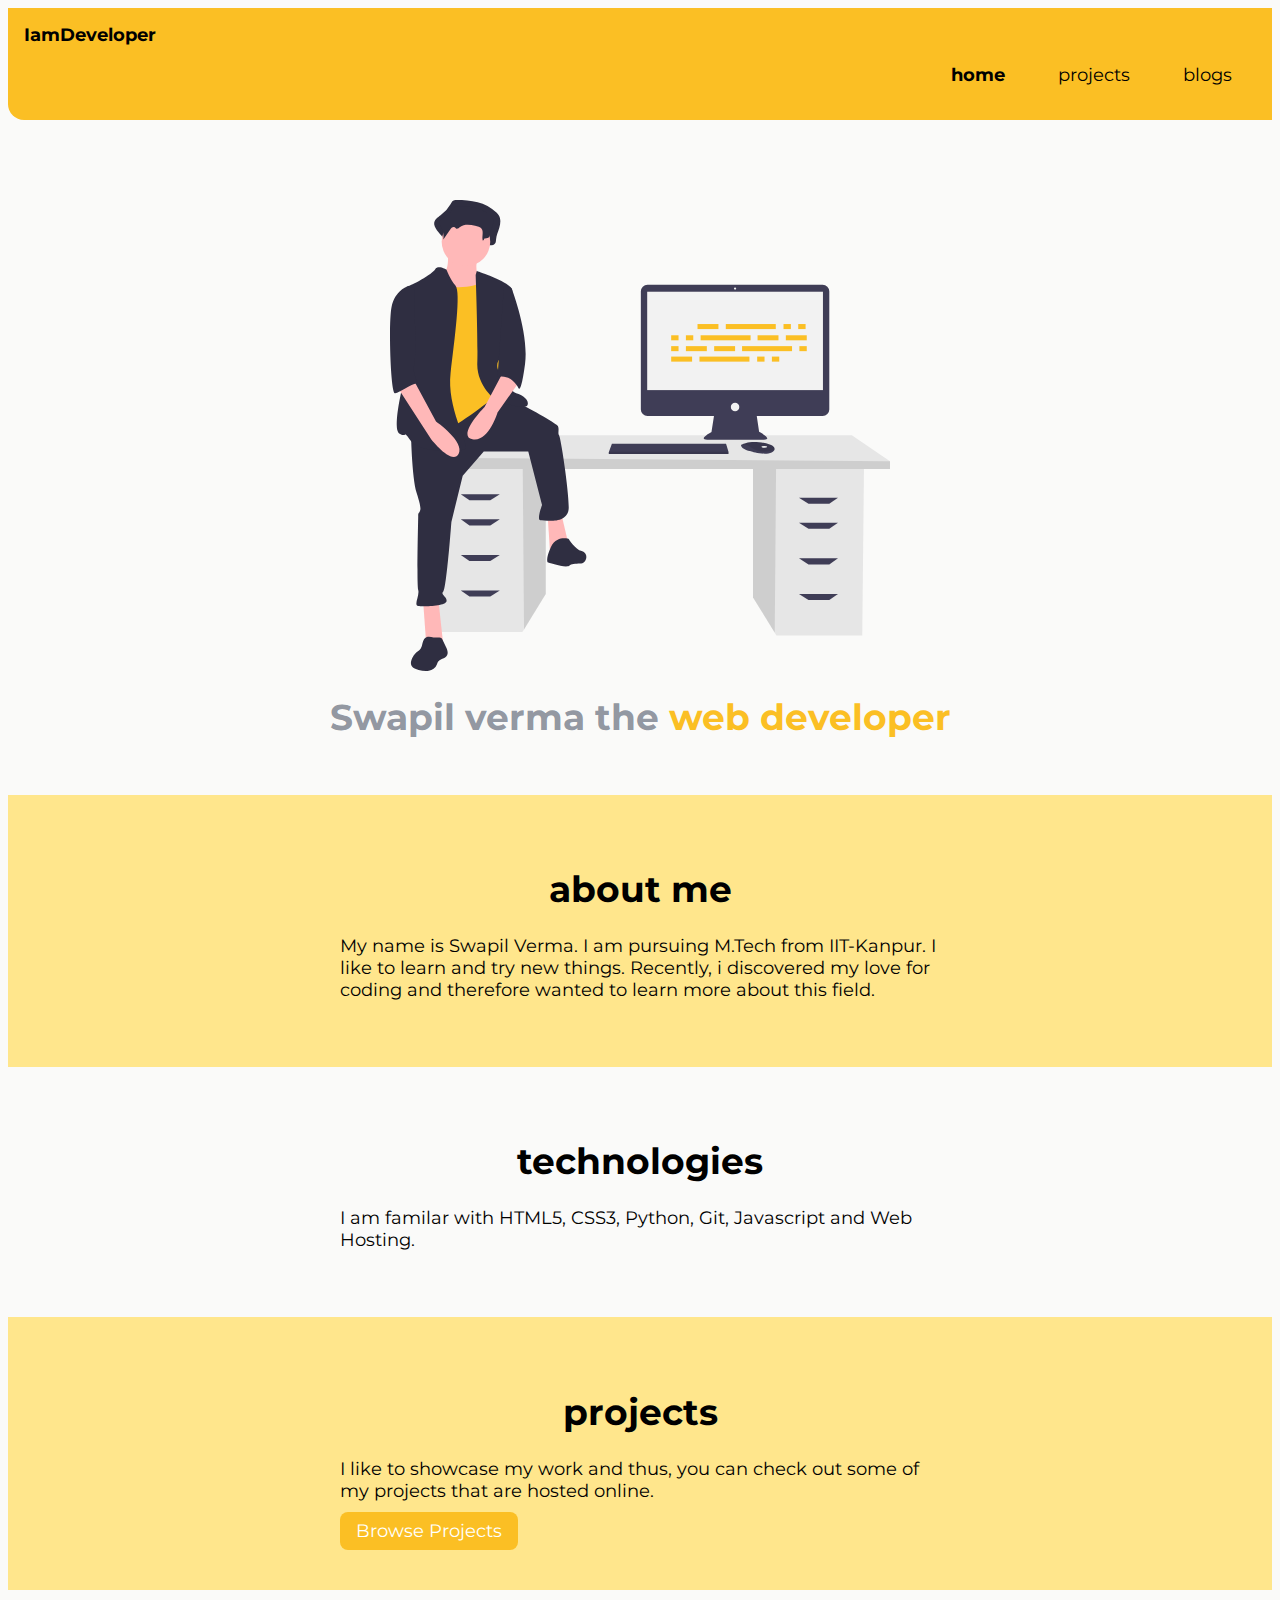
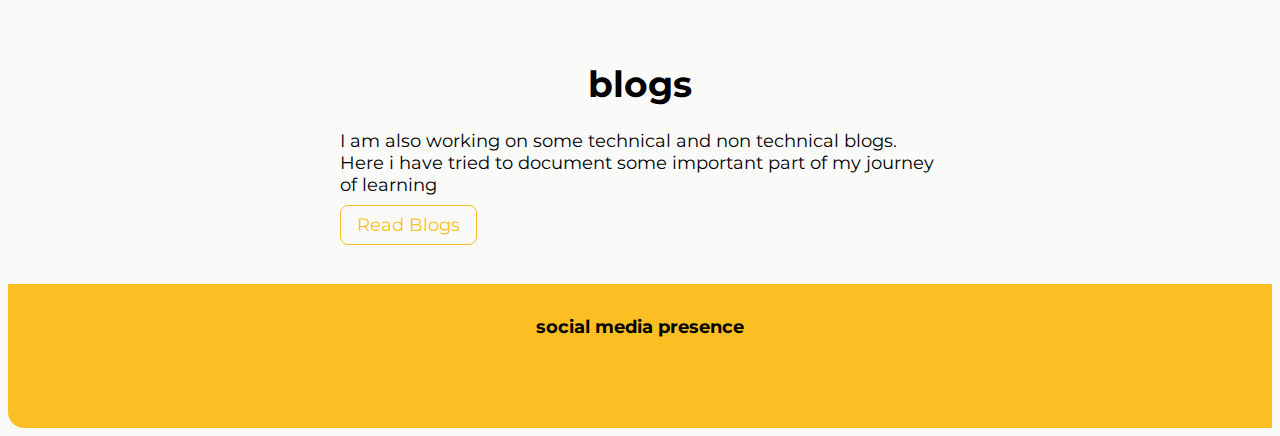
<file: index.html>
<!DOCTYPE html>
<html lang="en">

<head>
    <meta charset="UTF-8">
    <meta http-equiv="X-UA-Compatible" content="IE=edge">
    <meta name="viewport" content="width=device-width, initial-scale=1.0">
    <title>HOME | Swapil Verma</title>
    <link href="styles.css" rel="stylesheet" />

    <!-- Font Awesome -->
    <link rel="stylesheet" href="https://use.fontawesome.com/releases/v5.8.1/css/all.css"
        integrity="sha384-50oBUHEmvpQ+1lW4y57PTFmhCaXp0ML5d60M1M7uH2+nqUivzIebhndOJK28anvf" crossorigin="anonymous">
</head>

<body>

    <nav class="navigation container">
        <div class="nav-brand">IamDeveloper</div>
        <ul class="list-non-bullet nav-pills">
            <li class="list-item-inline">
                <a class="link link-active" href="/">home</a>
            </li>
            <li class="list-item-inline">
                <a class="link" href="/projects.html">projects</a>
            </li>
            <li class="list-item-inline">
                <a class="link" href="/blogs.html">blogs</a>
            </li>
        </ul>
    </nav>

    <header class="hero">
        <img class="hero-img" src="/images/undraw_feeling_proud_qne1.svg" />
        <h1 class="hero-heading"> Swapil verma the <span class="heading-inverted">web developer</span></h1>
    </header>

    <section class="section ow">
        <div class="container container-center">
            <h1>about me</h1>
            <p>My name is Swapil Verma. I am pursuing M.Tech from IIT-Kanpur. I like to learn and try new things. Recently, i discovered my love for coding and therefore wanted to learn more about this field. </p>
        </div>
    </section>

    <section class="section ">
        <div class="container container-center">
            <h1>technologies</h1>
            <p>I am familar with HTML5, CSS3, Python, Git, Javascript and Web Hosting. </p>
        </div>
    </section>

    <section class="section ow">
        <div class="container container-center">
            <h1>projects</h1>
            <p>I like to showcase my work and thus, you can check out some of my projects that are hosted online. </p>
            <a class="link link-primary" href="/projects.html">Browse Projects</a>
        </div>
    </section>

    <section class="section ">
        <div class="container container-center">
            <h1>blogs</h1>
            <p>I am also working on some technical and non technical blogs. Here i have tried to document some important
                part of my journey of learning</p>
            <a class="link link-secondary" href="/blogs.html">Read Blogs</a>
        </div>
    </section>


    <footer class="footer">
        <div>social media presence</div>
        <ul class="social-links list-non-bullet">
            <li class="list-item-inline">
                <a class="link" href="https://github.com/sv-coder-engg"><i class="social-icon fab fa-github"></i>
                </a>
            </li>
            <li class="list-item-inline">
                <a class="link" href="https://twitter.com/SwapilVerma"> <i class="social-icon fab fa-twitter"></i>
                </a>
            </li>
            <li class="list-item-inline">
                <a class="link" href="https://www.linkedin.com/in/swapil-verma-6b787a165/"><i
                        class="social-icon fab fa-linkedin"></i>
                </a>
            </li>

        </ul>



    </footer>




</body>

</html>
</file>
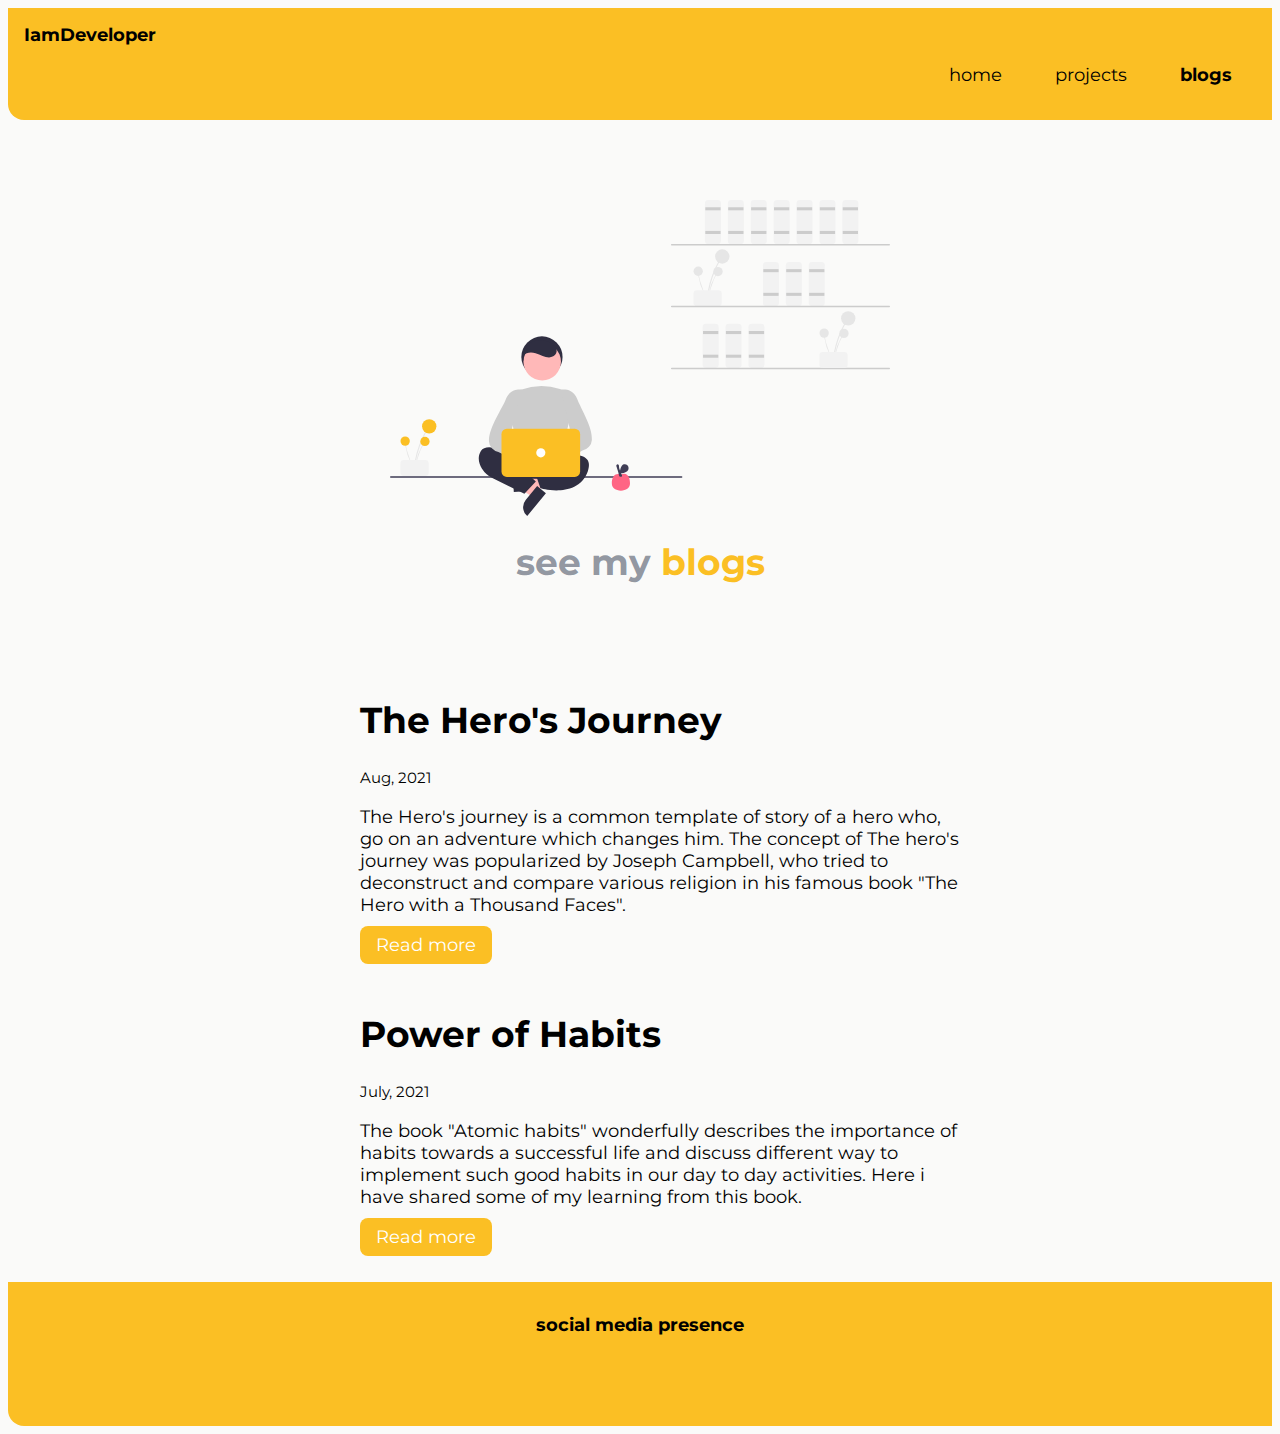
<file: blogs.html>
<!DOCTYPE html>
<html lang="en">

<head>
    <meta charset="UTF-8">
    <meta http-equiv="X-UA-Compatible" content="IE=edge">
    <meta name="viewport" content="width=device-width, initial-scale=1.0">
    <link href="styles.css" rel="stylesheet" />
    <title>BLOGS | swapilverma</title>
    <link rel="stylesheet" href="https://use.fontawesome.com/releases/v5.8.1/css/all.css" integrity="sha384-50oBUHEmvpQ+1lW4y57PTFmhCaXp0ML5d60M1M7uH2+nqUivzIebhndOJK28anvf" crossorigin="anonymous">
</head>

<body>
    <nav class="navigation container">
        <div class="nav-brand">IamDeveloper</div>
        <ul class="list-non-bullet nav-pills">
            <li class="list-item-inline">
                <a class="link" href="/">home</a>
            </li>
            <li class="list-item-inline">
                <a class="link" href="/projects.html">projects</a>
            </li>
            <li class="list-item-inline">
                <a class="link link-active" href="/blogs.html">blogs</a>
            </li>
        </ul>
    </nav>

    <header class="hero">
        <img class="hero-img" src="/images/Project image.svg" alt="Blogs Image" />
        <h1 class="hero-heading">see my <span class="heading-inverted">blogs</span></h1>
    </header>

    <ul class="list-non-bullet">
        <li>
            <div class="container container-center ">
                <h1>The Hero's Journey</h1>
                <small>Aug, 2021</small>
                <p>
                The Hero's journey is a common template of story of a hero who, go on an adventure which changes him. The concept of The hero's journey was popularized by Joseph Campbell, who tried to deconstruct and compare various religion in his famous book "The Hero with a Thousand Faces".
                </p>
                <a class="link link-primary" href="/Blogs/Blog2.html">Read more</a>

            </div>

        </li>
        <li>
            <div class="container container-center ">
                <h1>Power of Habits</h1>
                <small>July, 2021</small>
                <p>
                    The book "Atomic habits" wonderfully describes the importance of habits towards a successful life and discuss different way to implement such good habits in our day to day activities. Here i have shared some of my learning from this book.
                </p>
                <a class="link link-primary" href="/Blogs/blog1.html">Read more</a>

            </div>

        </li>
    </ul>

    <footer class="footer">
        <div>social media presence</div>
        <ul class="social-links list-non-bullet">
            <li class="list-item-inline">
                <a class="link" href="https://github.com/sv-coder-engg"><i class="social-icon fab fa-github"></i>
                </a>
            </li>
            <li class="list-item-inline">
                <a class="link" href="https://twitter.com/SwapilVerma"> <i class="social-icon fab fa-twitter"></i>
                </a>
            </li>
            <li class="list-item-inline">
                <a class="link" href="https://www.linkedin.com/in/swapil-verma-6b787a165/"><i
                        class="social-icon fab fa-linkedin"></i>
                </a>
            </li>

        </ul>



    </footer>

</body>

</html>
</file>
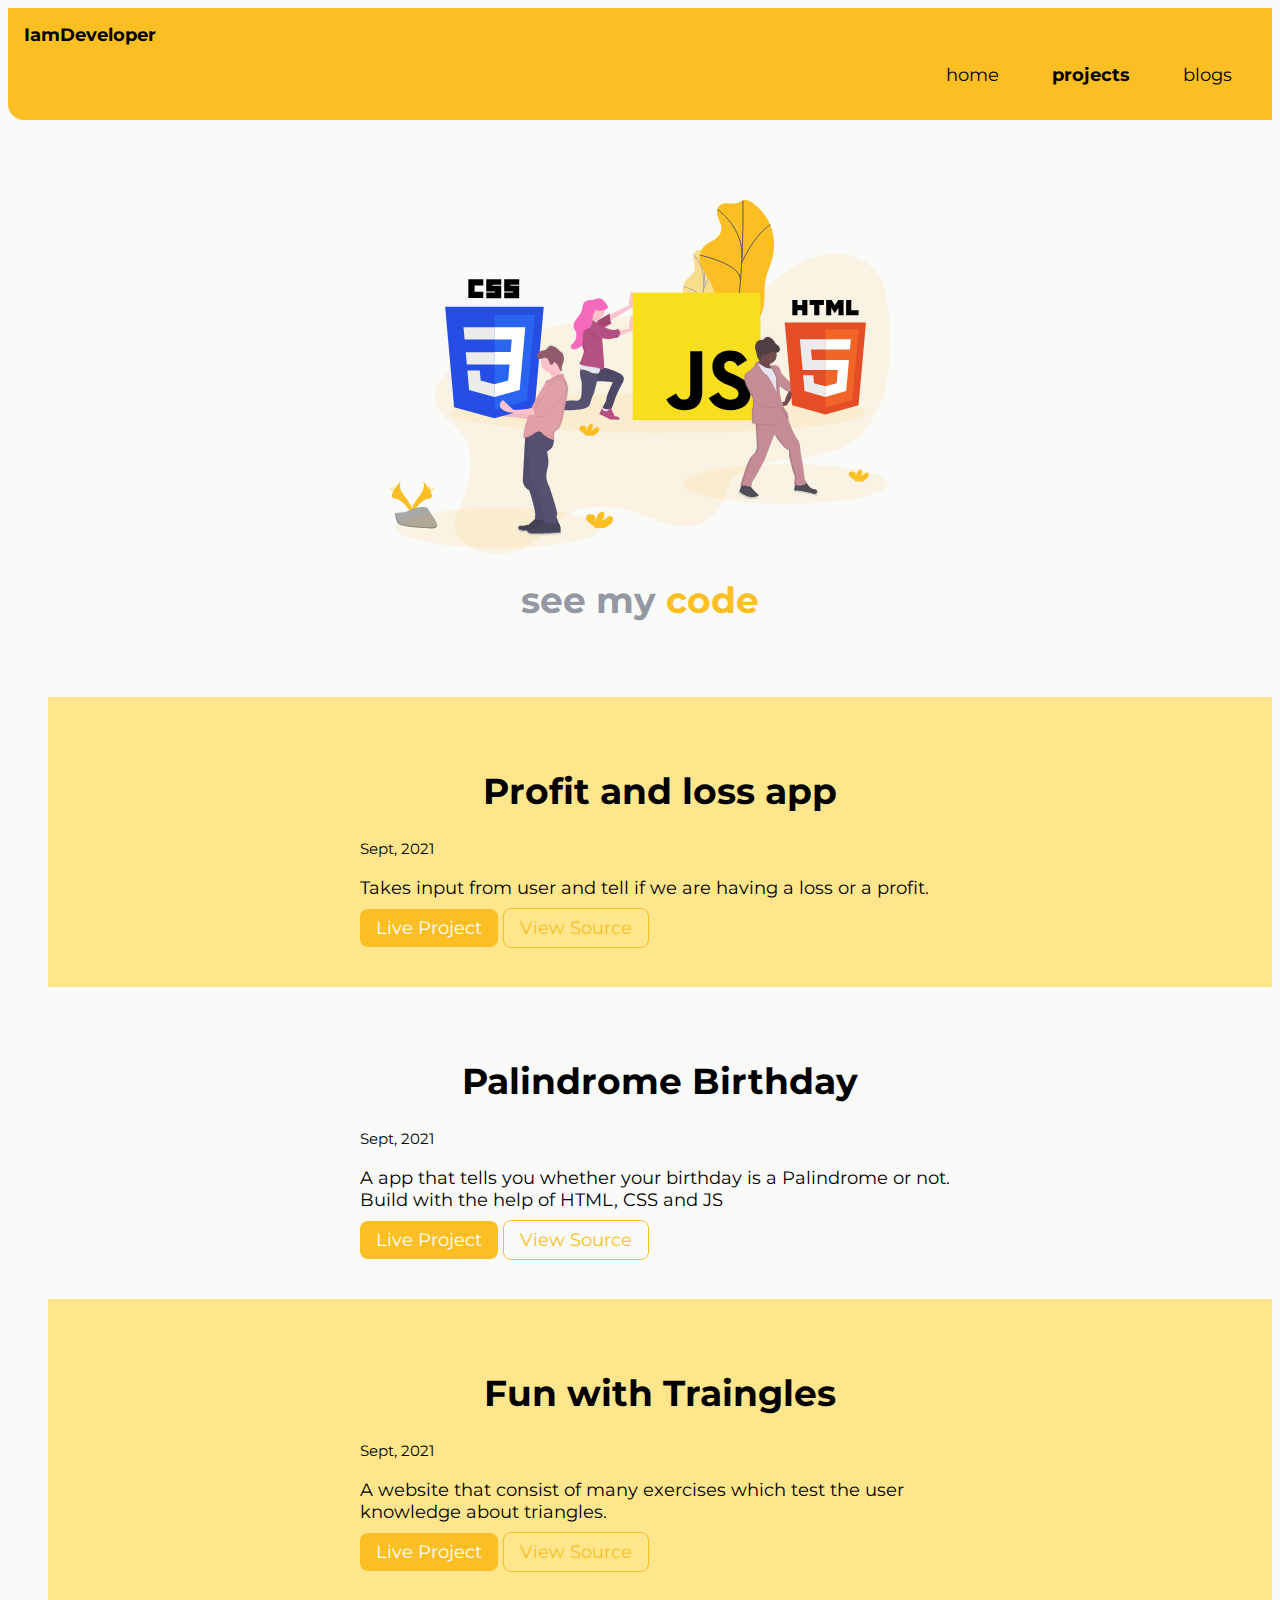
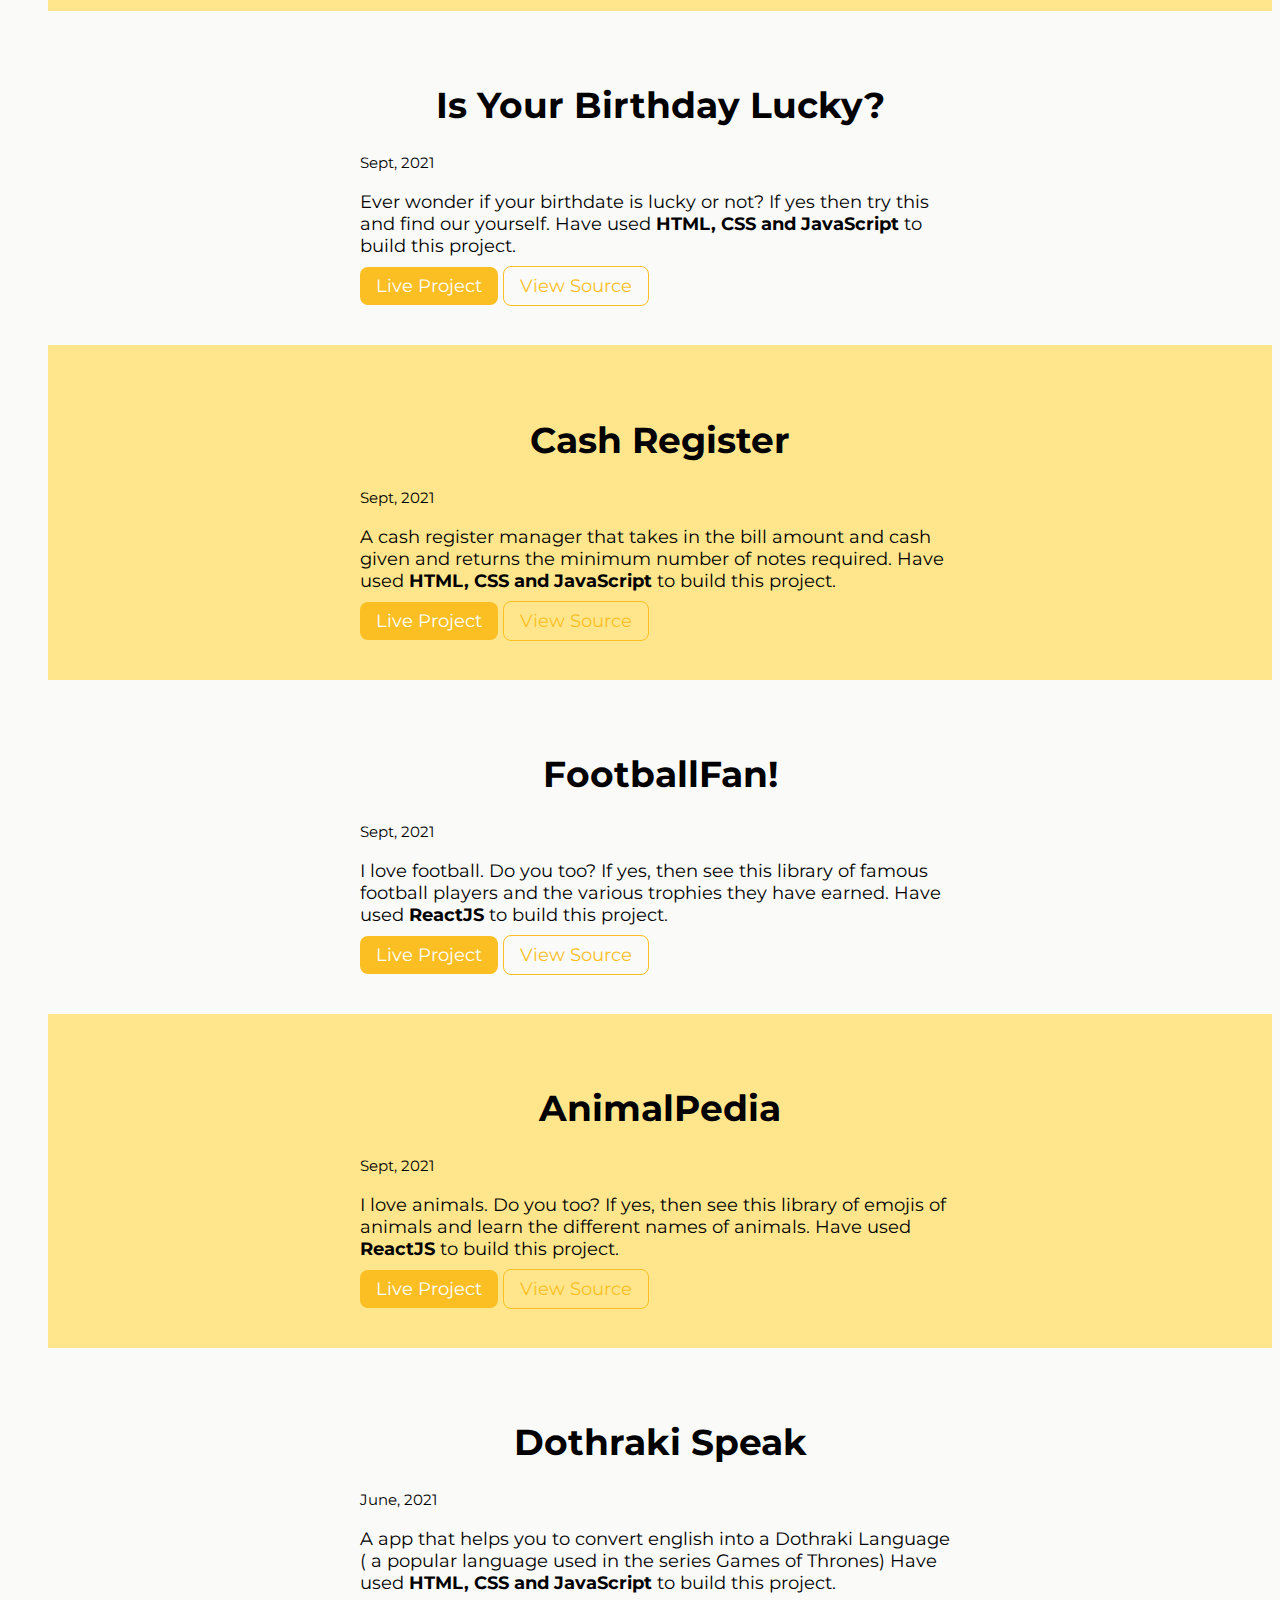
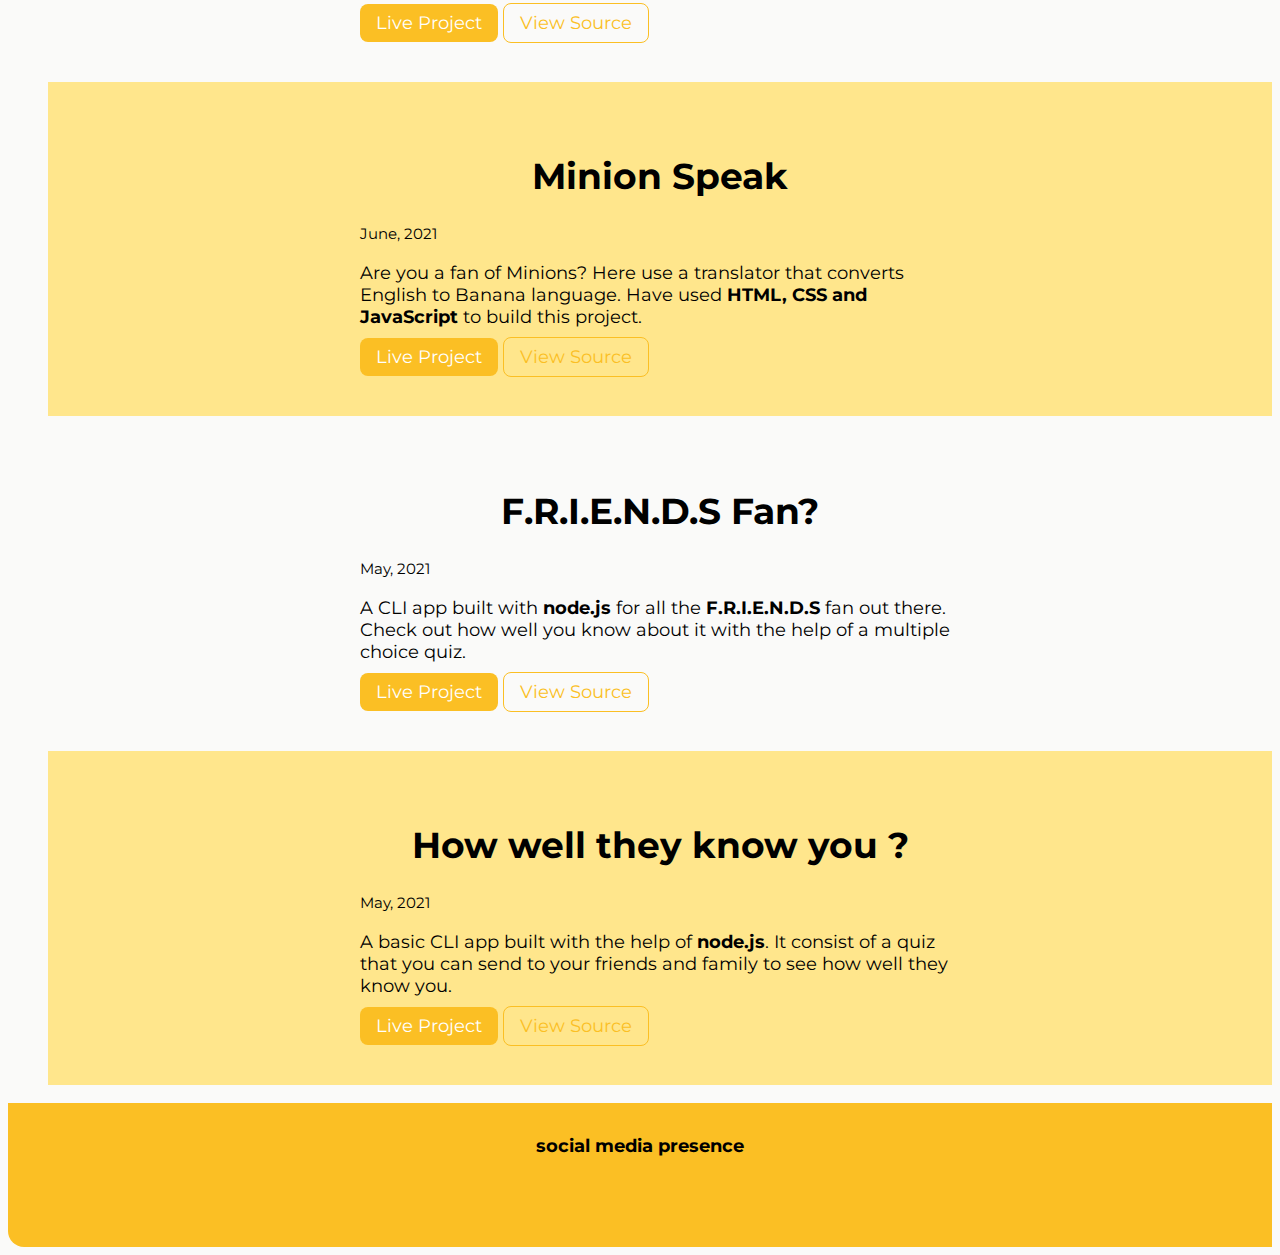
<file: projects.html>
<!DOCTYPE html>
<html lang="en">

<head>
    <meta charset="UTF-8">
    <meta http-equiv="X-UA-Compatible" content="IE=edge">
    <meta name="viewport" content="width=device-width, initial-scale=1.0">
    <link href="styles.css" rel="stylesheet" />
    <title>PROJECTS | swapilverma</title>

     <!-- Font Awesome -->
     <link rel="stylesheet" href="https://use.fontawesome.com/releases/v5.8.1/css/all.css"
     integrity="sha384-50oBUHEmvpQ+1lW4y57PTFmhCaXp0ML5d60M1M7uH2+nqUivzIebhndOJK28anvf" crossorigin="anonymous">
</head>

<body>
    <nav class="navigation container">
        <div class="nav-brand">IamDeveloper</div>
        <ul class="list-non-bullet nav-pills">
            <li class="list-item-inline">
                <a class="link" href="/">home</a>
            </li>
            <li class="list-item-inline">
                <a class="link link-active" href="/projects.html">projects</a>
            </li>
            <li class="list-item-inline">
                <a class="link" href="/blogs.html">blogs</a>
            </li>
        </ul>
    </nav>

    <header class="hero">
        <img class="hero-img" src="images/js,html,css.svg" alt="Projects" />
        <h1 class="hero-heading"> see my <span class="heading-inverted">code</span></h1>
    </header>

    <ul class="list-non-bullet">
        <li>
            <section class="section ow">
                <div class="container container-center ">
                    <h1>Profit and loss app</h1>
                    <small>Sept, 2021</small>
                    <p>Takes input from user and tell if we are having a loss or a profit.</p>
                    <a class="link link-primary" href="https://stock-app-sv.netlify.app/">Live Project</a>
                    <a class="link link-secondary" href="https://github.com/sv-coder-engg/stock-app/tree/main">View
                        Source</a>
                </div>

            </section>
            

        </li>
        <li>
            <section class="section">
                <div class="container container-center ">
                    <h1>Palindrome Birthday</h1>
                    <small>Sept, 2021</small>
                    <p>A app that tells you whether your birthday is a Palindrome or not. Build with the help of HTML, CSS and JS</p>
                    <a class="link link-primary" href="https://palindrome-bday.swapilverma.repl.co/">Live Project</a>
                    <a class="link link-secondary" href="https://github.com/sv-coder-engg/Palindrome-Bday/tree/master">View
                        Source</a>
                </div>

            </section>
            

        </li>
        <li>
            <section class="section ow">
                <div class="container container-center ">
                    <h1>Fun with Traingles</h1>
                    <small>Sept, 2021</small>
                    <p>A website that consist of many exercises which test the user knowledge about triangles.</p>
                    <a class="link link-primary" href="https://fun-with-triangle-sv.netlify.app/">Live Project</a>
                    <a class="link link-secondary" href="https://github.com/sv-coder-engg/fun-with-traingles">View
                        Source</a>
                </div>
            </section>
            

        </li>

        <li>
            <section class="section">
                <div class="container container-center ">
                    <h1>Is Your Birthday Lucky?</h1>
                    <small>Sept, 2021</small>
                    <p>Ever wonder if your birthdate is lucky or not? If yes then try this and find our yourself. Have used
                        <strong>HTML, CSS and JavaScript</strong> to build this project. </p>
                    <a class="link link-primary" href="https://isYourBdaylucky.swapilverma.repl.co">Live Project</a>
                    <a class="link link-secondary" href="https://github.com/sv-coder-engg/isYourBdaylucky/tree/master">View
                        Source</a>
                </div>
            </section>
           

        </li>

        <li>
            <section class="section ow">
                <div class="container container-center ">
                    <h1>Cash Register</h1>
                    <small>Sept, 2021</small>
                    <p>A cash register manager that takes in the bill amount and cash given and returns the minimum number
                        of notes required. Have used <strong>HTML, CSS and JavaScript</strong> to build this project. </p>
                    <a class="link link-primary" href="https://cash-register-manager-sv.netlify.app/">Live Project</a>
                    <a class="link link-secondary" href="https://github.com/sv-coder-engg/cash-register-manager">View
                        Source</a>
                </div>
            </section>
            

        </li>
        <li>
            <section class="section">
                <div class="container container-center ">
                    <h1>FootballFan!</h1>
                    <small>Sept, 2021</small>
                    <p>I love football. Do you too? If yes, then see this library of famous football players and the various
                        trophies they have earned. Have used <strong>ReactJS</strong> to build this project. </p>
                    <a class="link link-primary" href="https://khvsi.csb.app/">Live Project</a>
                    <a class="link link-secondary" href="https://github.com/sv-coder-engg/footballer-record">View Source</a>
                </div>

            </section>
            

        </li>

        <li>
            <section class="section ow">
                <div class="container container-center ">
                    <h1>AnimalPedia</h1>
                    <small>Sept, 2021</small>
                    <p>I love animals. Do you too? If yes, then see this library of emojis of animals and learn the
                        different names of animals. Have used <strong>ReactJS</strong> to build this project. </p>
                    <a class="link link-primary" href="https://cy55b.csb.app/">Live Project</a>
                    <a class="link link-secondary" href="https://github.com/sv-coder-engg/animalpedia-sv">View Source</a>
                </div>
            </section>
           

        </li>

        <li>
            <section class="section">
                <div class="container container-center ">
                    <h1>Dothraki Speak</h1>
                    <small>June, 2021</small>
                    <p>A app that helps you to convert english into a Dothraki Language ( a popular language used in the
                        series Games of Thrones) Have used <strong>HTML, CSS and JavaScript</strong> to build this project.
                    </p>
                    <a class="link link-primary" href="https://dothraki-translator13.netlify.app/">Live Project</a>
                    <a class="link link-secondary" href="https://github.com/sv-coder-engg/translation-app">View Source</a>
                </div>

            </section>
           

        </li>

        <li>
            <section class="section ow">
                <div class="container container-center ">
                    <h1>Minion Speak</h1>
                    <small>June, 2021</small>
                    <p>Are you a fan of Minions? Here use a translator that converts English to Banana language. Have used
                        <strong>HTML, CSS and JavaScript</strong> to build this project.</p>
                    <a class="link link-primary" href="https://banana-talk-sv.netlify.app/">Live Project</a>
                    <a class="link link-secondary" href="https://github.com/sv-coder-engg/Banana-speak">View Source </a>
                </div>
            </section>
            

        </li>



        <li>
            <section class="section">
                <div class="container container-center ">
                    <h1> F.R.I.E.N.D.S Fan?</h1>
                    <small>May, 2021</small>
                    <p>A CLI app built with <strong>node.js</strong> for all the <b>F.R.I.E.N.D.S </b> fan out there. Check
                        out how well you know about it with the help of a multiple choice quiz. </p>
                    <a class="link link-primary" href="https://replit.com/@SwapilVerma/Quiz-app-1?embed=1&output=1">Live
                        Project</a>
                    <a class="link link-secondary" href="https://github.com/sv-coder-engg/Quiz-app">View Source</a>
                </div>

            </section>
            

        </li>

        <li>
            <section class="section ow">
                <div class="container container-center ">
                    <h1> How well they know you ?</h1>
                    <small>May, 2021</small>
                    <p>A basic CLI app built with the help of <strong>node.js</strong>. It consist of a quiz that you can
                        send to your friends and family to see how well they know you. </p>
                    <a class="link link-primary"
                        href="https://replit.com/@SwapilVerma/How-well-do-you-know-me-quiz-app?embed=1&output=1">Live
                        Project</a>
                    <a class="link link-secondary" href="https://github.com/sv-coder-engg/Basi-CLI-app">View Source</a>
                </div>
            </section>
            
        </li>
    </ul>

    <footer class="footer">
        <div>social media presence</div>
        <ul class="social-links list-non-bullet">
            <li class="list-item-inline">
                <a class="link" href="https://github.com/sv-coder-engg"><i class="social-icon fab fa-github"></i>
                </a>
            </li>
            <li class="list-item-inline">
                <a class="link" href="https://twitter.com/SwapilVerma"> <i class="social-icon fab fa-twitter"></i>
                </a>
            </li>
            <li class="list-item-inline">
                <a class="link" href="https://www.linkedin.com/in/swapil-verma-6b787a165/"><i
                        class="social-icon fab fa-linkedin"></i>
                </a>
            </li>

        </ul>



    </footer>

</body>

</html>
</file>
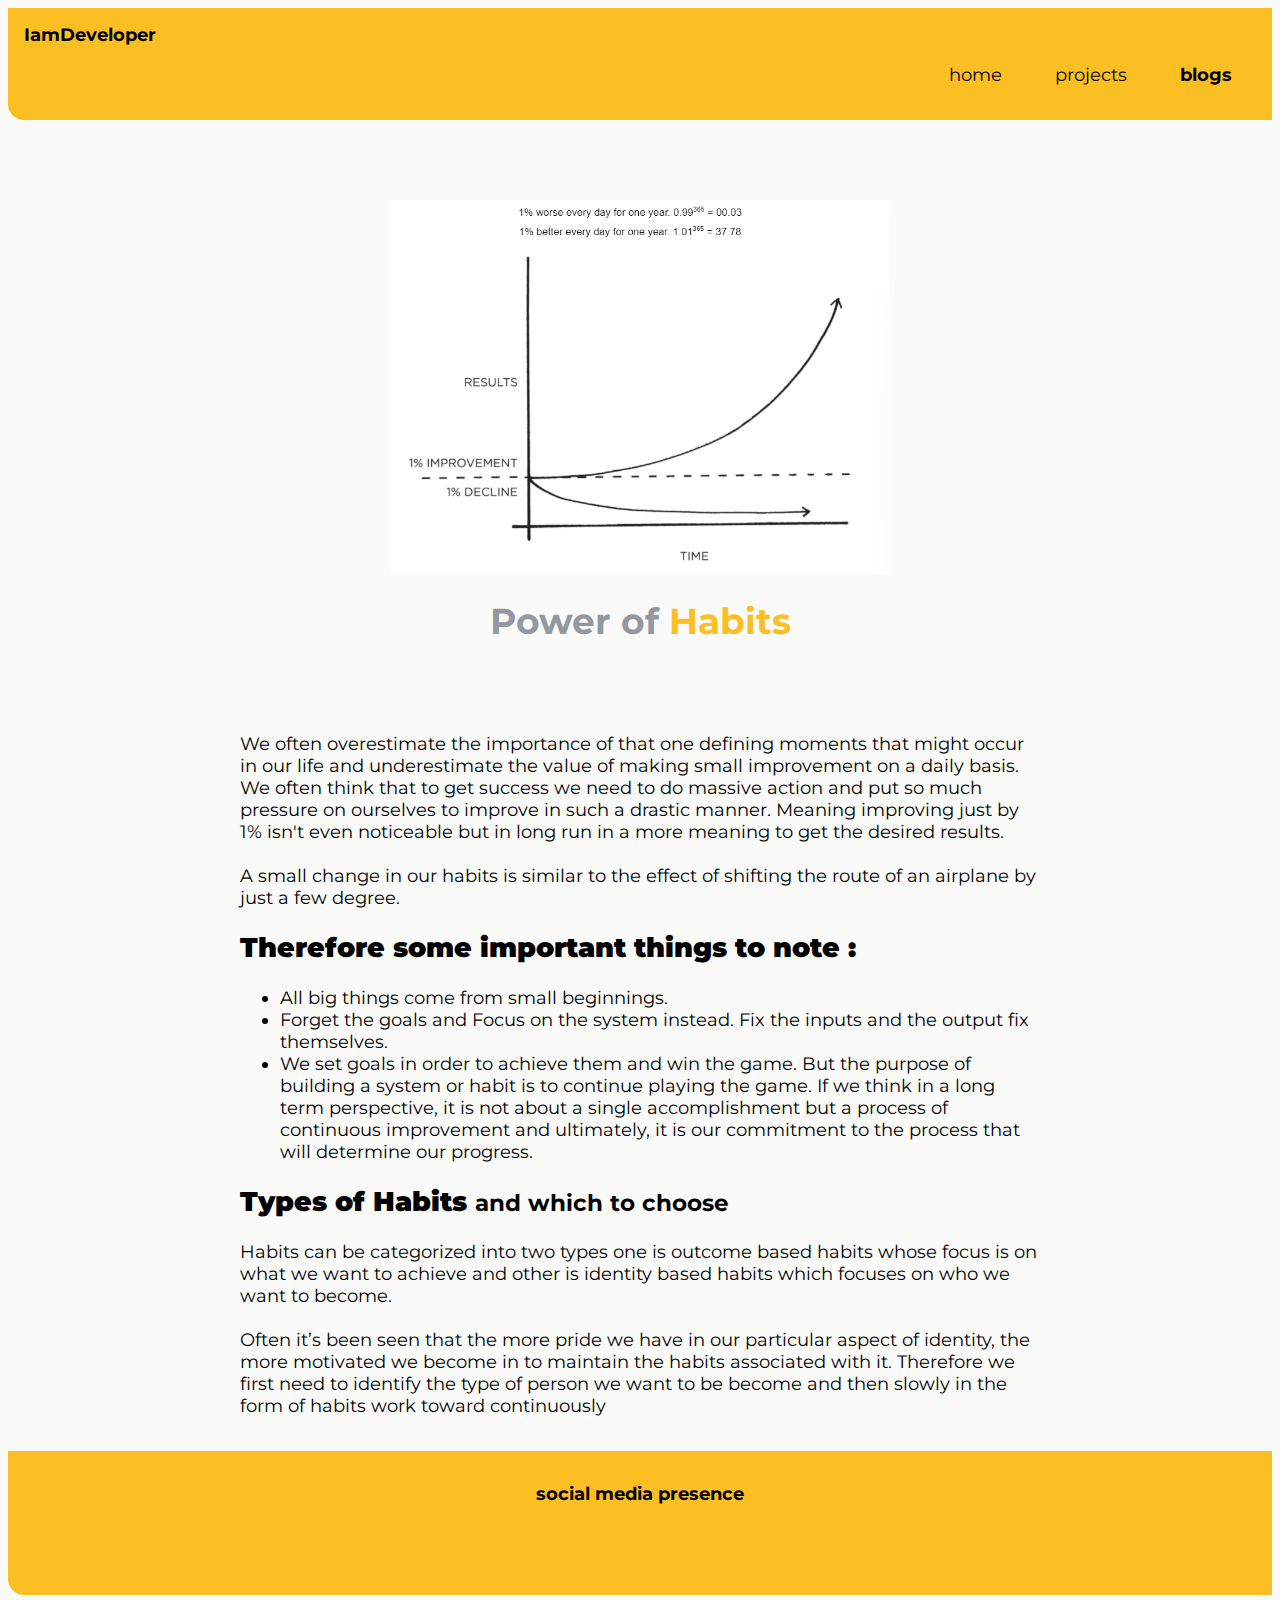
<file: Blogs/blog1.html>
<!DOCTYPE html>
<html lang="en">
<head>
    <meta charset="UTF-8">
    <meta http-equiv="X-UA-Compatible" content="IE=edge">
    <meta name="viewport" content="width=device-width, initial-scale=1.0">
    <link href="/styles.css" rel="stylesheet"/>
    <title>BLOGS | swapilverma</title>

    <link rel="stylesheet" href="https://use.fontawesome.com/releases/v5.8.1/css/all.css"
    integrity="sha384-50oBUHEmvpQ+1lW4y57PTFmhCaXp0ML5d60M1M7uH2+nqUivzIebhndOJK28anvf" crossorigin="anonymous">
</head>
<body>
    <nav class="navigation container">
        <div class="nav-brand">IamDeveloper</div>
        <ul class = "list-non-bullet nav-pills">
            <li class="list-item-inline">
                <a class="link" href="/">home</a>
            </li>
            <li class="list-item-inline">
                <a class="link" href="/projects.html">projects</a>
            </li>
            <li class="list-item-inline">
                <a class="link link-active" href="/blogs.html">blogs</a>
            </li>
        </ul>
    </nav>

    <header class="hero">
        <img class="hero-img" src="/images/power_of_habits.jpg" />
        <h1 class = "hero-heading">Power of <span class="heading-inverted">Habits</span></h1>
    </header>
    <div class="container container-blog-center ">
        <p>
            We often overestimate the importance of  that one defining moments that might occur in our life and underestimate the value of making small improvement on a daily basis. We often think that to get success we need to do massive action and put so much pressure on ourselves to improve in such a drastic manner. Meaning improving just by 1% isn't even noticeable but in long run in a more meaning to get the desired results.
            <br>
            <br>
            A small change in our habits is similar to the effect of shifting the route of an airplane by just a few degree.
        </p>

        <h2><strong>Therefore some important things to note :</strong></h2>
        <p>
            <ul>
                <li>
                    All big things come from small beginnings.
                </li>
                <li>
                    Forget the goals and Focus on the system instead. Fix the inputs and the output fix themselves.
                </li>
                <li>
                    We set goals in order to achieve them and win the game. But the purpose of building a system or habit is to continue playing the game. If we think in a long term perspective, it is not about a single accomplishment but a process of continuous improvement and ultimately, it is our commitment to the process that will determine our progress.
                </li>
            </ul>
        </p>
        <h2><strong>Types of Habits </strong> <small>and which to choose</small> </h2>

        <p>
            Habits can be categorized into two types one is outcome based habits whose focus is on what we want to achieve and other is identity based habits which focuses on who we want to become.
            <br><br>
            Often it’s been seen that the more pride we have in our particular aspect of identity, the more motivated we become in to maintain the habits associated with it. Therefore we first need to identify the type of person we want to be become and then slowly in the form of habits work toward continuously
        </p>
    </div>

    <footer class="footer">
        <div>social media presence</div>
        <ul class="social-links list-non-bullet">
            <li class="list-item-inline">
                <a class="link" href="https://github.com/sv-coder-engg"><i class="social-icon fab fa-github"></i>
                </a>
            </li>
            <li class="list-item-inline">
                <a class="link" href="https://twitter.com/SwapilVerma"> <i class="social-icon fab fa-twitter"></i>
                </a>
            </li>
            <li class="list-item-inline">
                <a class="link" href="https://www.linkedin.com/in/swapil-verma-6b787a165/"><i
                        class="social-icon fab fa-linkedin"></i>
                </a>
            </li>

        </ul>



    </footer>

</body>
</html>
</file>
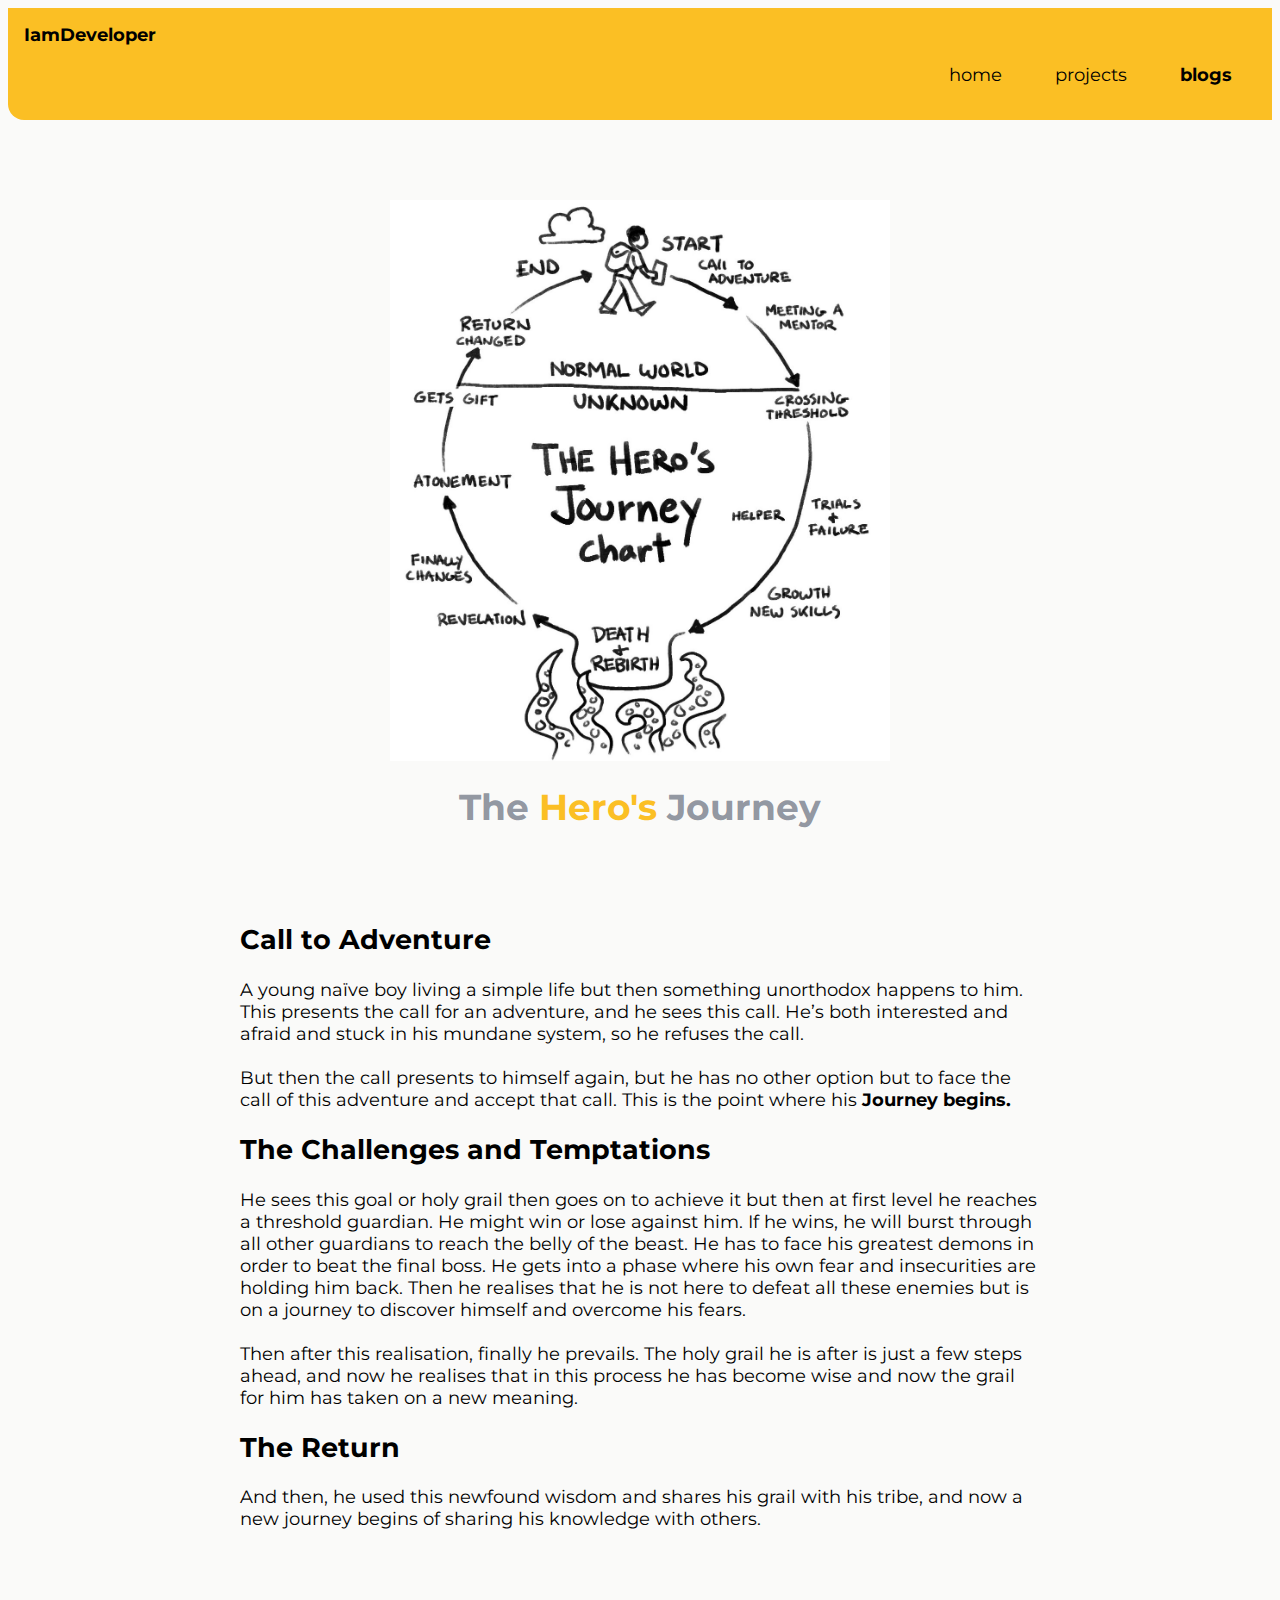
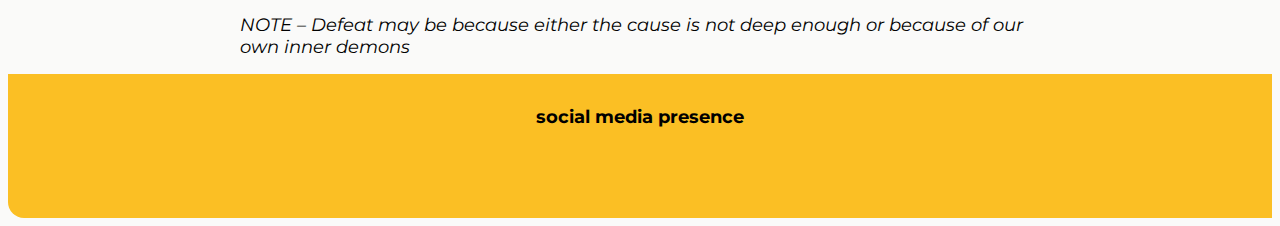
<file: Blogs/Blog2.html>
<!DOCTYPE html>
<html lang="en">

<head>
    <meta charset="UTF-8">
    <meta http-equiv="X-UA-Compatible" content="IE=edge">
    <meta name="viewport" content="width=device-width, initial-scale=1.0">
    <link href="/styles.css" rel="stylesheet" />
    <title>The Hero's Journey</title>

    <link rel="stylesheet" href="https://use.fontawesome.com/releases/v5.8.1/css/all.css"
    integrity="sha384-50oBUHEmvpQ+1lW4y57PTFmhCaXp0ML5d60M1M7uH2+nqUivzIebhndOJK28anvf" crossorigin="anonymous">
</head>

<body>
    <nav class="navigation container">
        <div class="nav-brand">IamDeveloper</div>
        <ul class="list-non-bullet nav-pills">
            <li class="list-item-inline">
                <a class="link" href="/">home</a>
            </li>
            <li class="list-item-inline">
                <a class="link" href="/projects.html">projects</a>
            </li>
            <li class="list-item-inline">
                <a class="link link-active" href="/blogs.html">blogs</a>
            </li>
        </ul>
    </nav>

    <header class="hero">
        <img class="hero-img" src="/images/hero's_journey.jpg" />
        <h1 class="hero-heading">The <span class="heading-inverted">Hero's </span>Journey</h1>
    </header>
    <div class="container container-blog-center ">
        <h2>Call to Adventure</h2>
        <p>
            A young naïve boy living a simple life but then something unorthodox happens to him. This presents the call
            for an adventure, and he sees this call. He’s both interested and afraid and stuck in his mundane system, so
            he refuses the call.
            <br><br>
            But then the call presents to himself again, but he has no other option but to face the call of this
            adventure and accept that call. This is the point where his <strong>Journey begins.</strong> 

        </p>

        <h2>The Challenges and Temptations</h2>
        <p>
            He sees this goal or holy grail then goes on to achieve it but then at first level he reaches a threshold
            guardian. He might win or lose against him. If he wins, he will burst through all other guardians to reach
            the belly of the beast. He has to face his greatest demons in order to beat the final boss. He gets into a
            phase where his own fear and insecurities are holding him back. Then he realises that he is not here to
            defeat all these enemies but is on a journey to discover himself and overcome his fears.

            <br><br>
            Then after this realisation, finally he prevails. The holy grail he is after is just a few steps ahead, and
            now he realises that in this process he has become wise and now the grail for him has taken on a new
            meaning.
        </p>

        <h2>The Return </h2>
        <p>
            And then, he used this newfound wisdom and shares his grail with his tribe, and now a new journey begins of
            sharing his knowledge with others.
        </p>
        <br><br><br>
            <em>
                NOTE – Defeat may be because either the cause is not deep enough or because of our own inner demons
            </em>
    </div>





    <footer class="footer">
        <div>social media presence</div>
        <ul class="social-links list-non-bullet">
            <li class="list-item-inline">
                <a class="link" href="https://github.com/sv-coder-engg"><i class="social-icon fab fa-github"></i>
                </a>
            </li>
            <li class="list-item-inline">
                <a class="link" href="https://twitter.com/SwapilVerma"> <i class="social-icon fab fa-twitter"></i>
                </a>
            </li>
            <li class="list-item-inline">
                <a class="link" href="https://www.linkedin.com/in/swapil-verma-6b787a165/"><i
                        class="social-icon fab fa-linkedin"></i>
                </a>
            </li>

        </ul>
    </footer>

</body>

</html>
</file>
<file: styles.css>
@import url('https://fonts.googleapis.com/css2?family=Montserrat:wght@400;700&display=swap');

:root {
    --primary-color: #FBBF24;
    --off-white: #ffe68c;
    --dark-gray: #6b7280bd;
}

body {
    font-family: "Montserrat", sans-serif;
    background-color: #FAFAF9;
    font-size: large;

    /* margin: 0px; */
}

hr {
    margin: 2rem 0rem;
}

/* spaces */





/** container **/
.container {
    padding: 1rem 0rem;
}

.container-center {
    max-width: 600px;
    margin: auto;
}

.container-blog-center {
    max-width: 800px;
    margin: auto;
}

/* links */
.link {
    box-sizing: border-box;
    text-decoration: none;
    padding: 0.5rem 1rem;
    margin-top: 1rem;
    margin-bottom: 1rem;
}

.link-primary {
    background-color: var(--primary-color);
    border-radius: 0.5rem;
    color: white
}

.link-secondary {
    color: var(--primary-color);
    border-radius: 0.5rem;
    border: 1px solid var(--primary-color);
}

/* Look into BEM naming convention for CSS */

/* list */

.list-non-bullet {
    list-style: none;
}

.list-item-inline {
    display: inline;
    padding: 0rem 0.5rem;
}

/* navigation */

.navigation {
    background-color: var(--primary-color);
    /* color: white; */
    padding: 1rem;
    border-bottom-left-radius: 1rem;

}

.navigation .nav-brand {
    font-weight: bold;
}

.navigation .nav-pills {
    text-align: right;
}

.navigation .link {
    color: black;
}

.navigation .link-active {
    font-weight: bold;
}

/* header */

.hero {
    padding: 2rem;
    padding-top: 5rem;
}

.hero .hero-img{
    max-width: 500px;
    display: block;
    margin: auto;
}

.hero .hero-heading{
    padding-top: 1 rem;
    color: var(--dark-gray);
    text-align: center;
    
}

.hero .hero-heading .heading-inverted{
    color: var(--primary-color);
}

/* Section  */

.section {
    padding: 2rem;
}

.section h1 {
    text-align: center;
    
}

.ow {
    background-color: var(--off-white);
}

/* footer */

footer {
    background-color: var(--primary-color);
    padding: 2rem 1rem;
    text-align: center;
    color: black;
    font-weight: bold;
    border-bottom-left-radius: 1rem;

}

.footer .link{
    color:black;
    font-weight: bold;
}
.footer .footer-header{
    font-weight: bold;
    font-size: large;
}

.footer ul{
    padding-inline-start: 0px;
}
</file>
